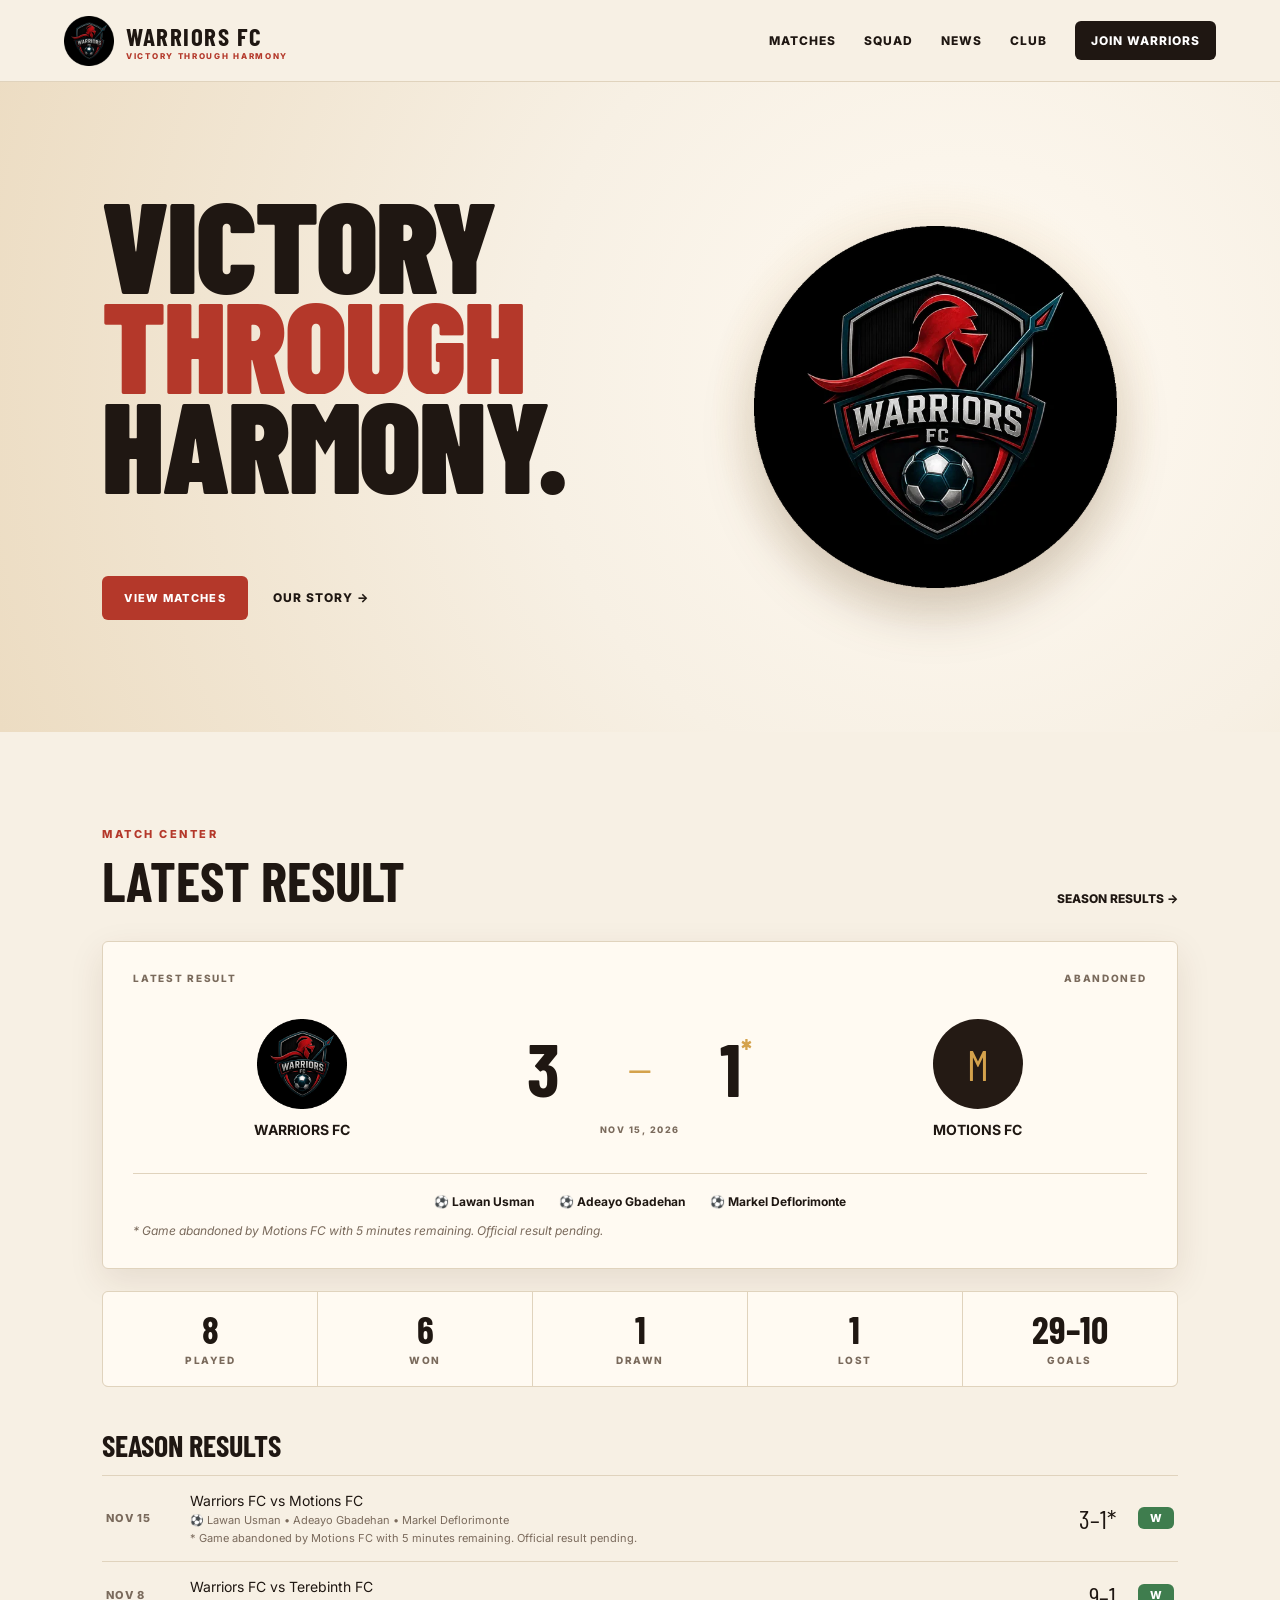
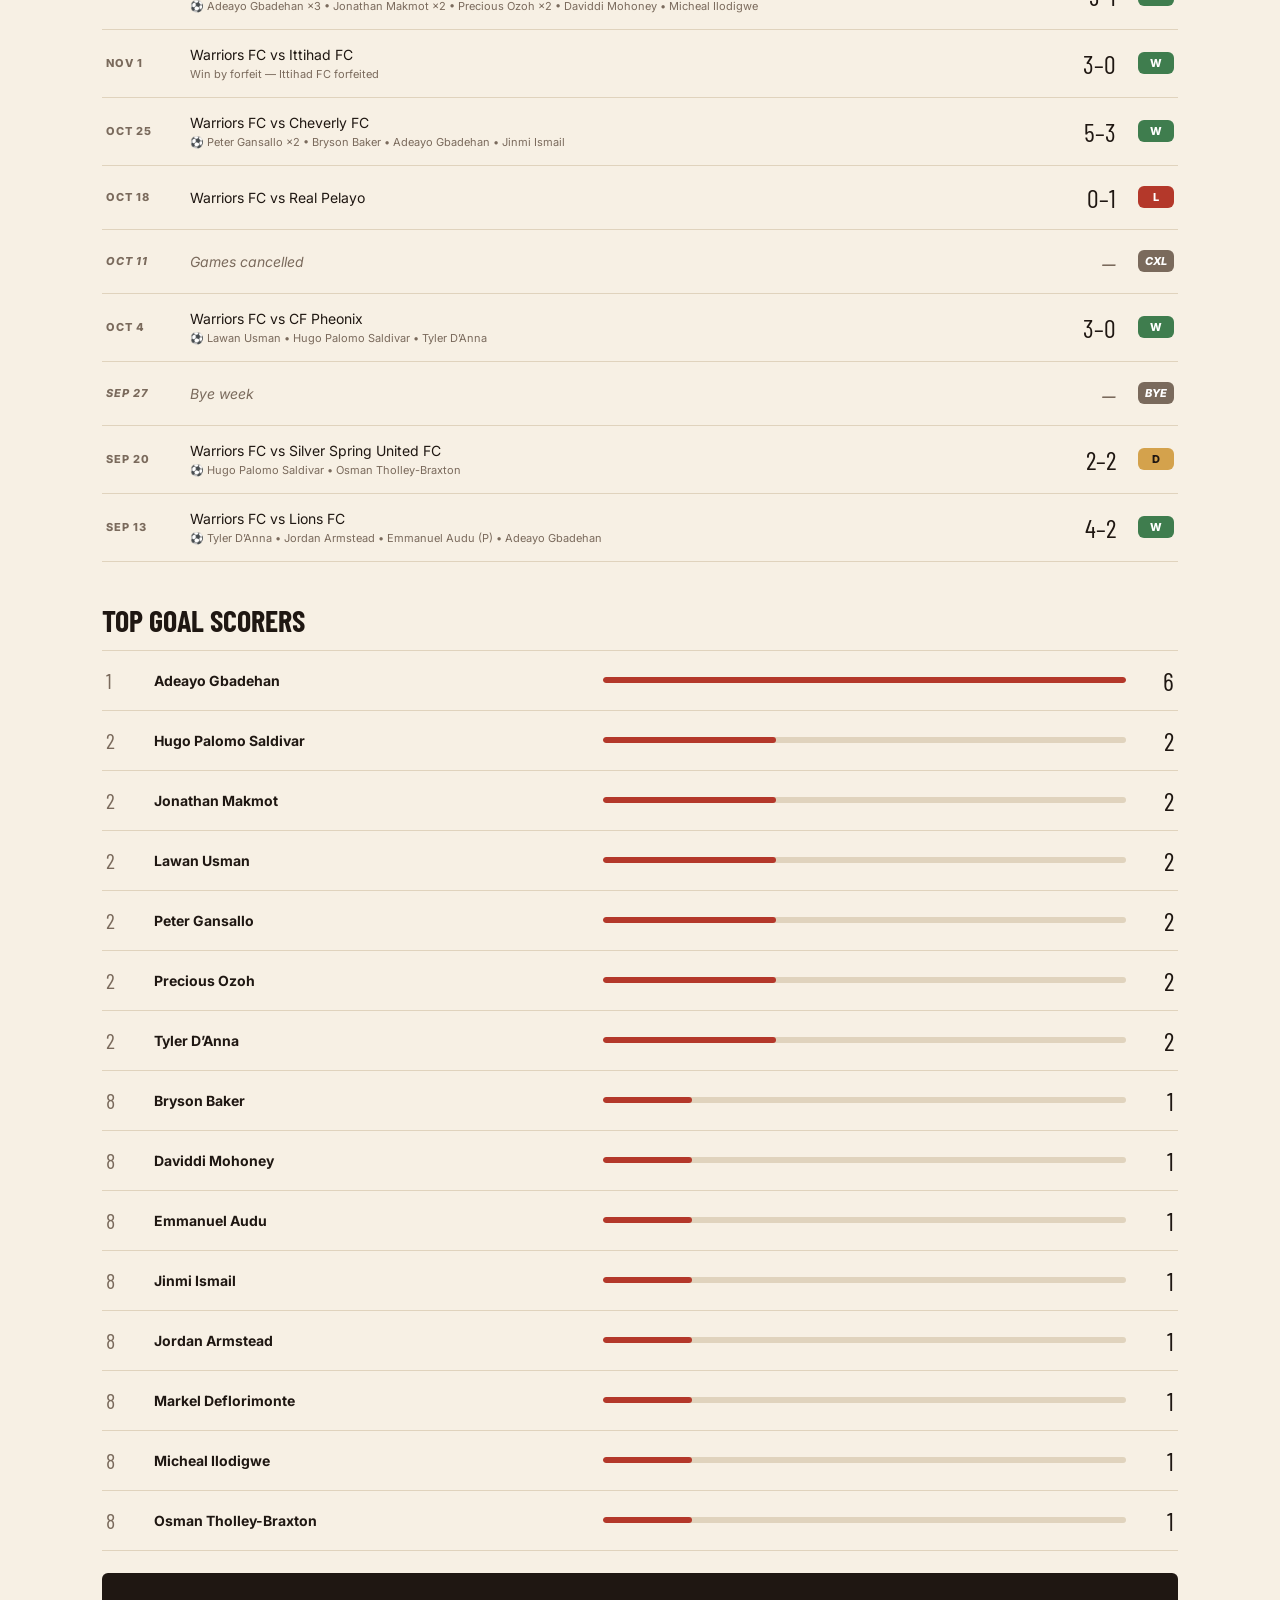
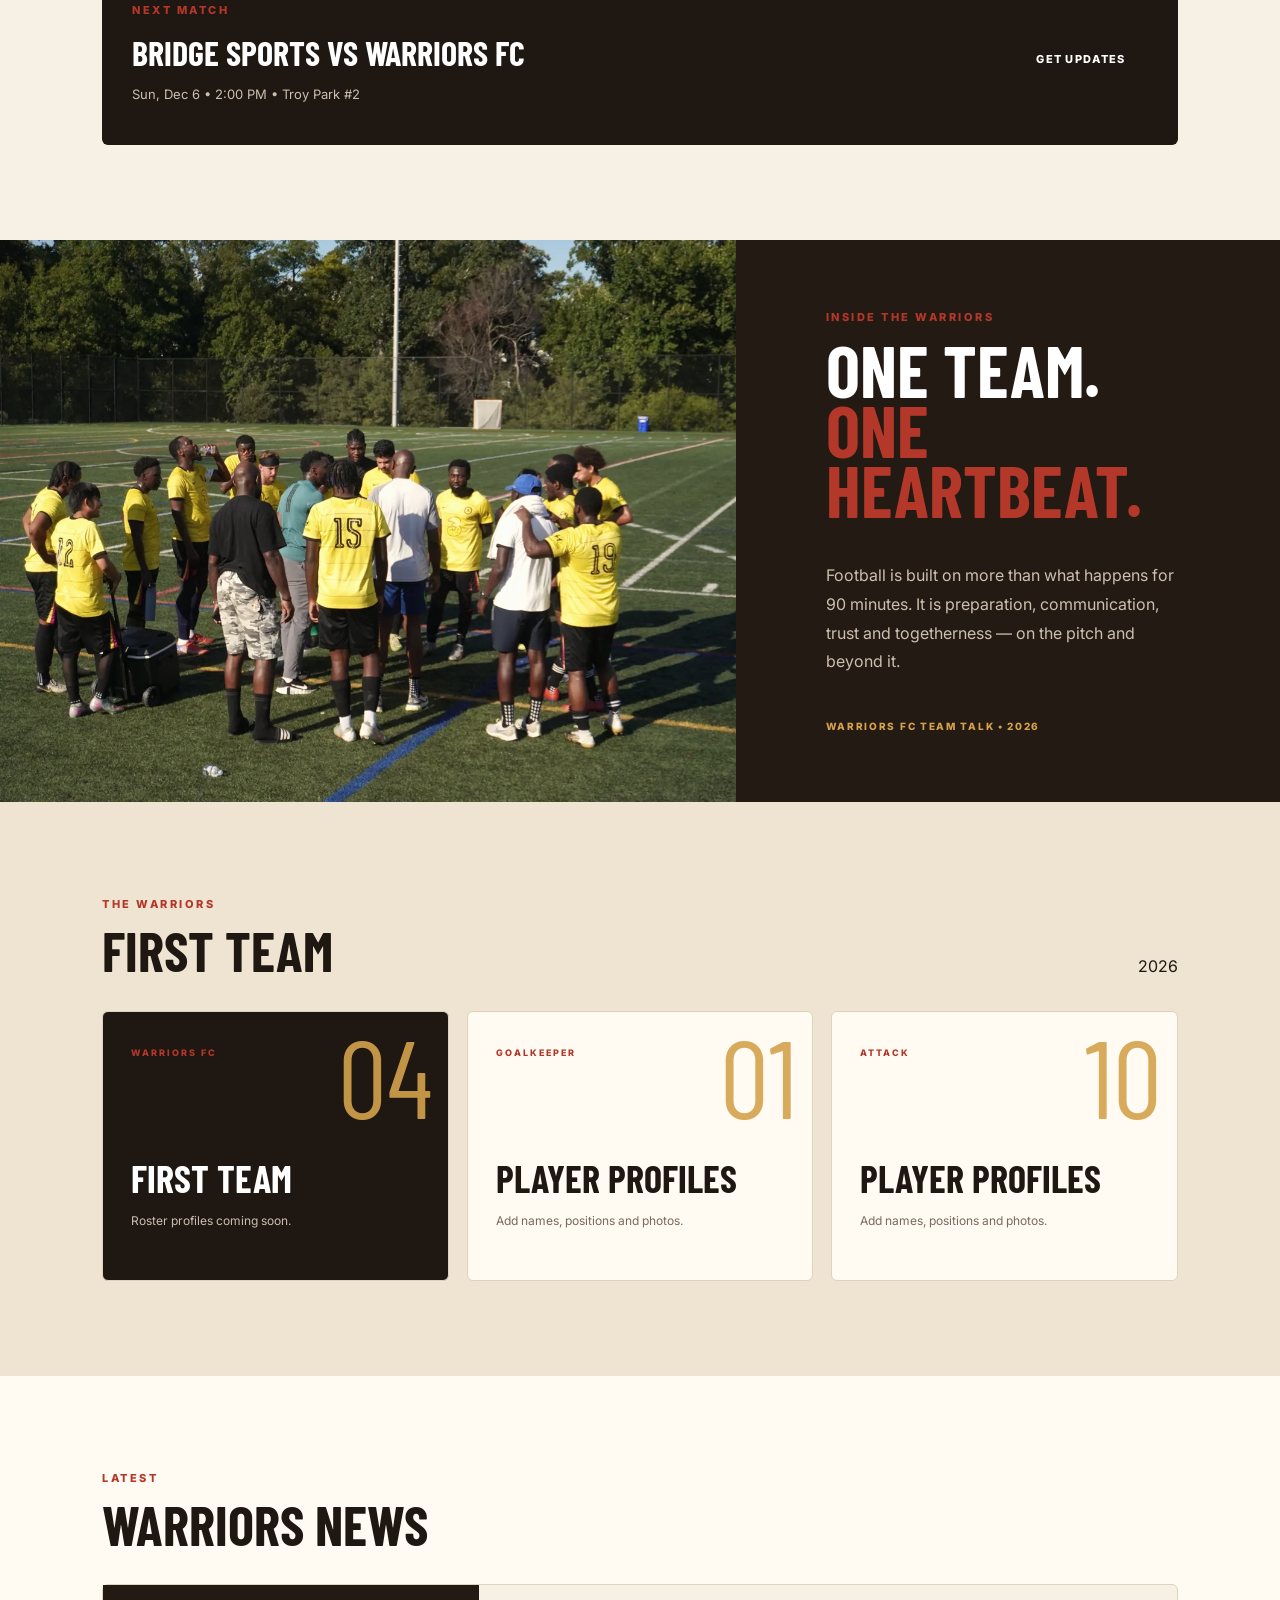
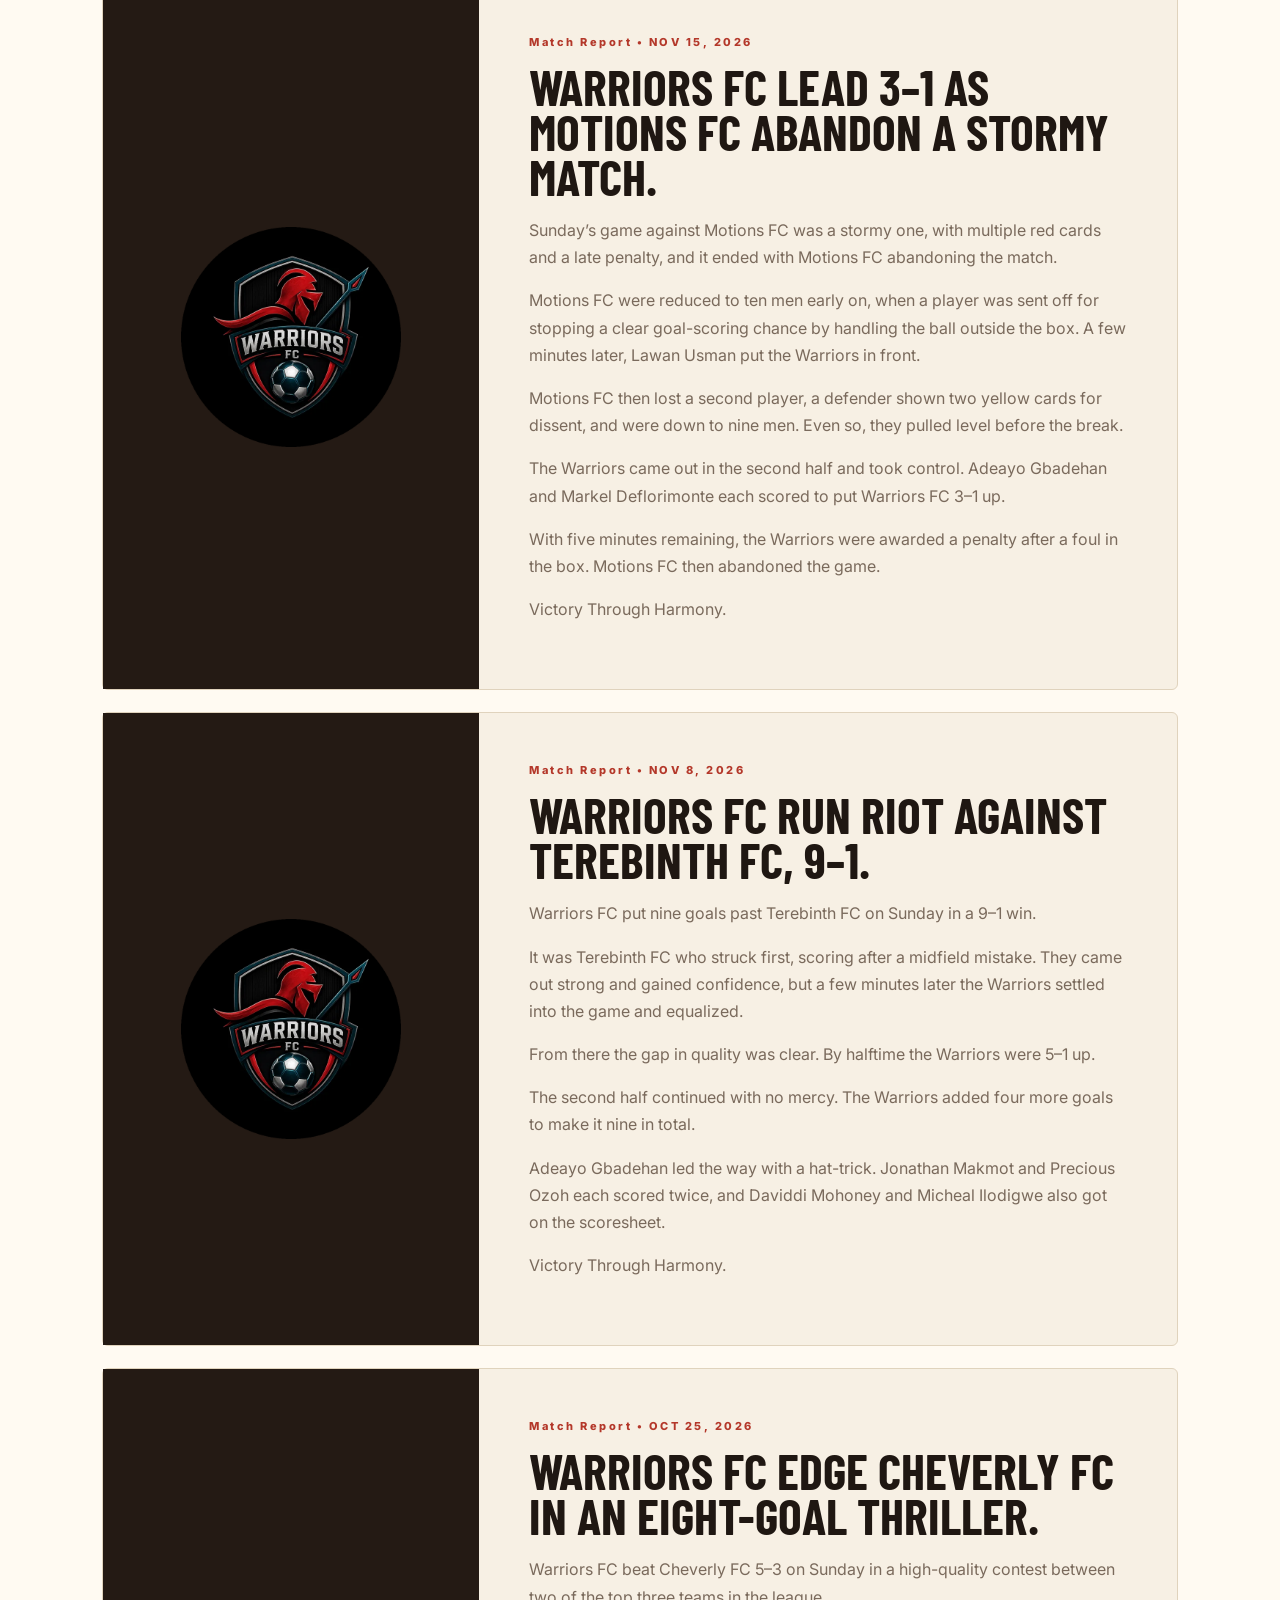
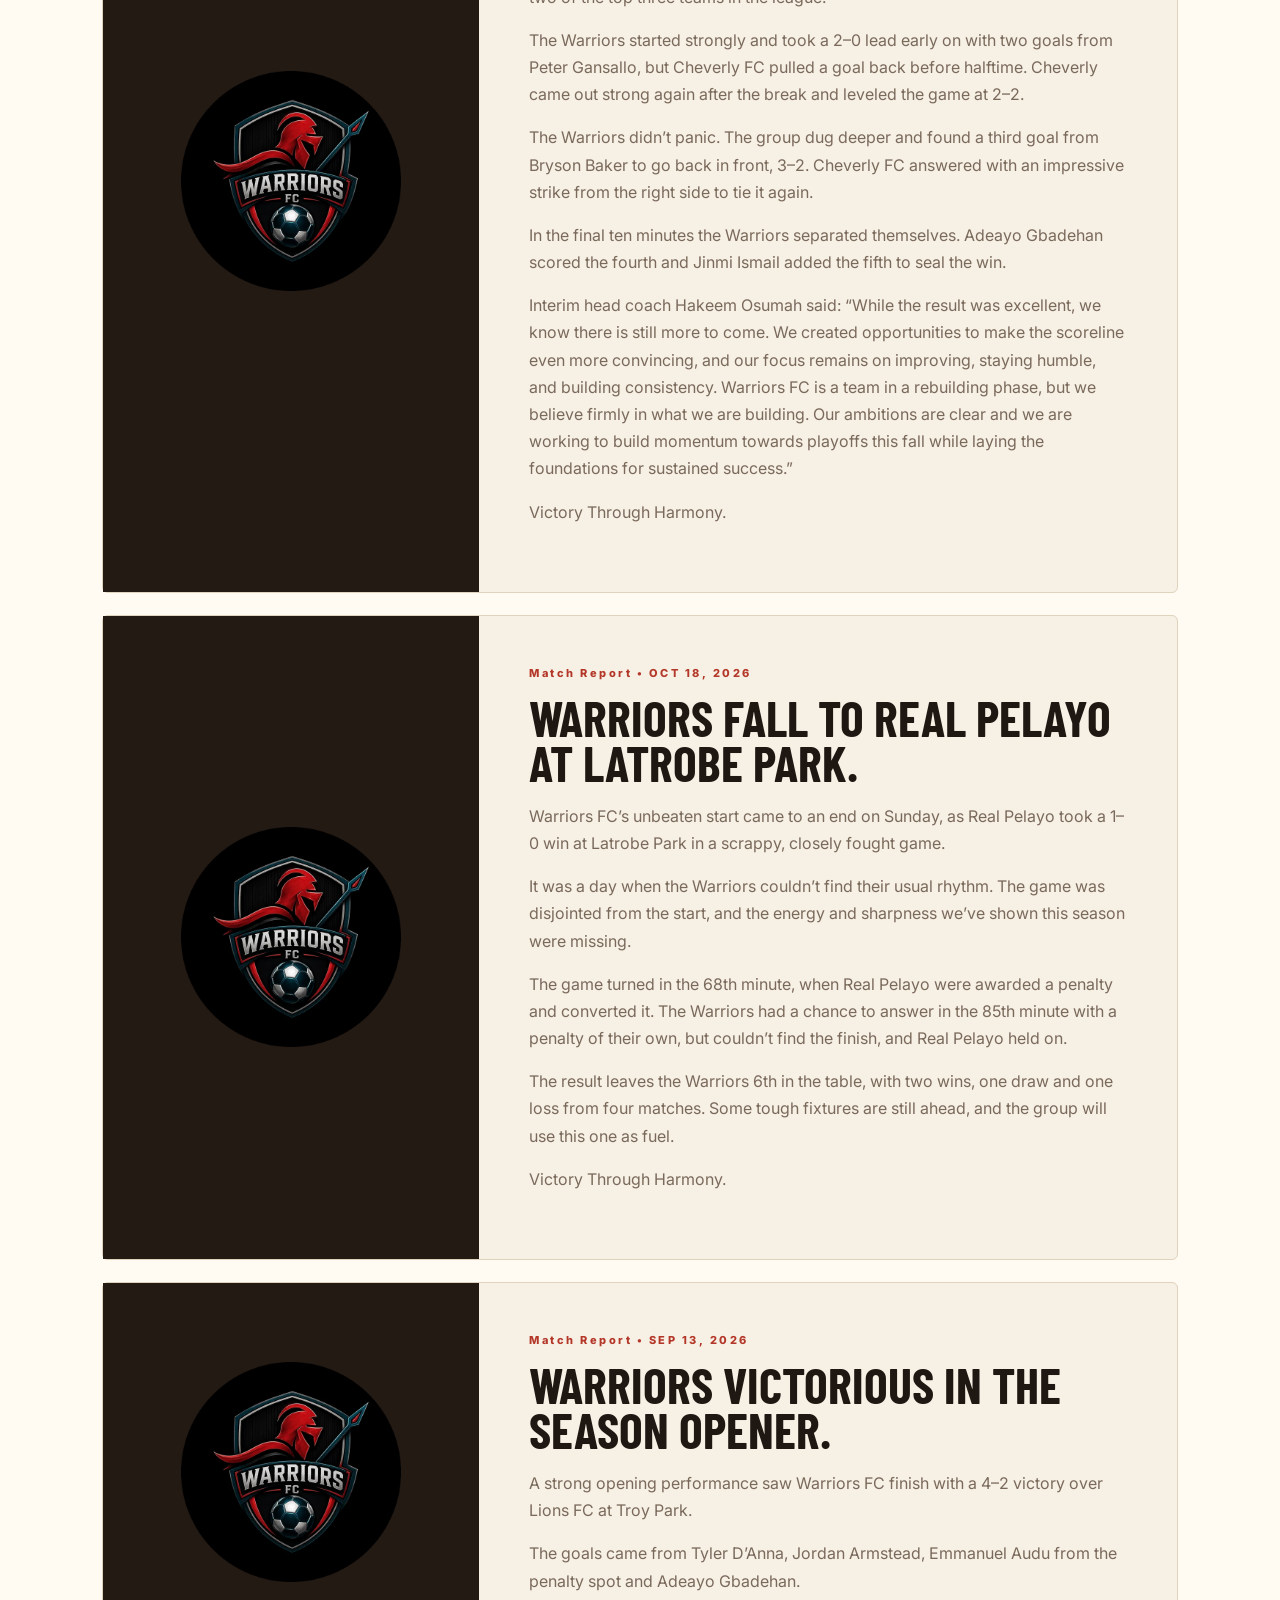
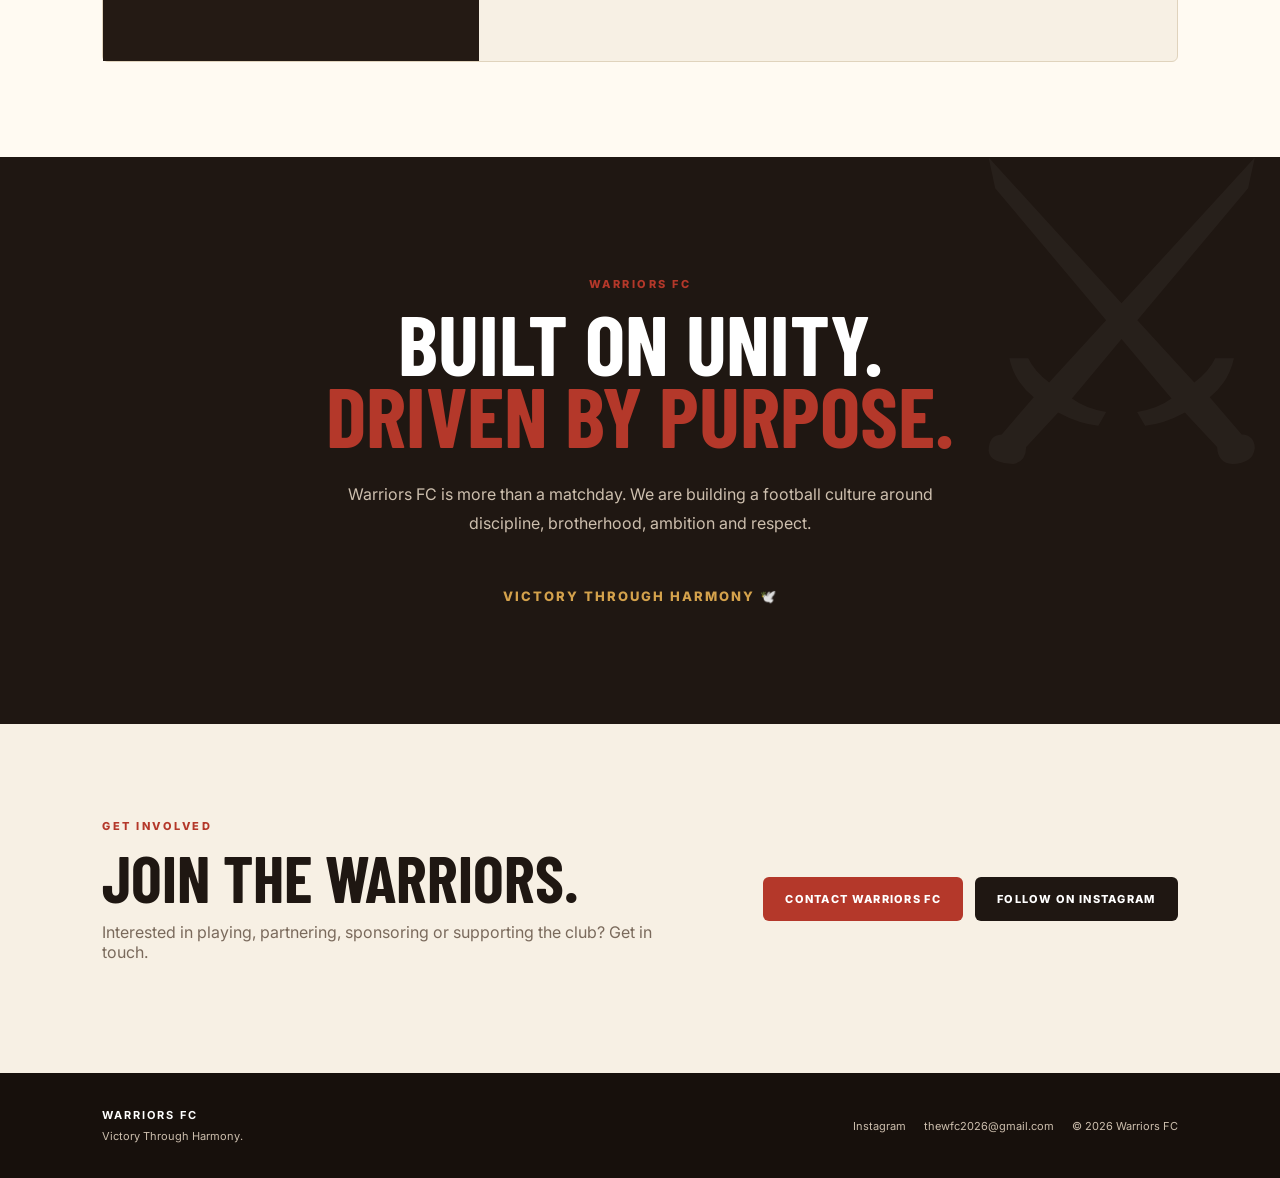
<file: index.html>
<!doctype html>
<html lang="en">
<head>
  <meta charset="utf-8">
  <meta name="viewport" content="width=device-width,initial-scale=1">
  <meta name="description" content="Warriors FC — Victory Through Harmony. Maryland Major Soccer League, 2026 season.">
  <title>Warriors FC | Victory Through Harmony</title>
  <link rel="icon" type="image/png" href="assets/favicon.png">
  <link rel="stylesheet" href="styles.css?v=20261026d">
</head>
<body>
<header class="site-header">
  <a class="brand" href="#home" aria-label="Warriors FC home">
    <img src="assets/warriors-logo.webp" alt="Warriors FC crest" width="50" height="50">
    <span><strong>WARRIORS FC</strong><small>VICTORY THROUGH HARMONY</small></span>
  </a>
  <button class="menu" aria-label="Open menu">☰</button>
  <nav>
    <a href="#matches">Matches</a><a href="#squad">Squad</a><a href="#news">News</a><a href="#club">Club</a><a class="nav-cta" href="#contact">Join Warriors</a>
  </nav>
</header>

<main>
<section id="home" class="hero">
  <div class="hero-copy">
    <h1><span class="hw hw1">VICTORY</span> <em class="hw hw2">THROUGH</em> <span class="hw hw3">HARMONY.</span></h1>
    <div class="actions"><a class="button" href="#matches">View Matches</a><a class="text-link" href="#club">Our Story →</a></div>
  </div>
  <div class="hero-mark"><img src="assets/warriors-logo.webp" alt="Warriors FC" width="370" height="370" fetchpriority="high"></div>
</section>

<section id="matches" class="section">
  <div class="section-head"><div><p class="eyebrow">MATCH CENTER</p><h2>Latest Result</h2></div><a href="#results">Season results →</a></div>
  <div id="results"></div>
  <div class="next-match"><div id="next-match-info"><p class="eyebrow">NEXT MATCH</p><h3>Mavericks FC vs Warriors FC</h3><p>Sun, Nov 22 • 8:30 PM • Latrobe Park</p></div><a class="button dark" href="#contact">Get Updates</a></div>
</section>

<section class="team-feature">
  <div class="team-feature-image">
    <img src="assets/team-talk.webp" width="1400" height="933" loading="lazy" decoding="async" alt="Warriors FC players gathered for a team talk on the pitch">
  </div>
  <div class="team-feature-copy">
    <p class="eyebrow">INSIDE THE WARRIORS</p>
    <h2>One team.<br><em>One heartbeat.</em></h2>
    <p>Football is built on more than what happens for 90 minutes. It is preparation, communication, trust and togetherness — on the pitch and beyond it.</p>
    <span class="feature-caption">Warriors FC team talk • 2026</span>
  </div>
</section>

<section id="squad" class="section light">
  <div class="section-head"><div><p class="eyebrow">THE WARRIORS</p><h2>First Team</h2></div><span class="muted">2026</span></div>
  <div class="squad-grid">
    <div class="player-card featured"><span class="number">04</span><div><small>WARRIORS FC</small><h3>First Team</h3><p>Roster profiles coming soon.</p></div></div>
    <div class="player-card"><span class="number">01</span><div><small>GOALKEEPER</small><h3>Player Profiles</h3><p>Add names, positions and photos.</p></div></div>
    <div class="player-card"><span class="number">10</span><div><small>ATTACK</small><h3>Player Profiles</h3><p>Add names, positions and photos.</p></div></div>
  </div>
</section>

<section id="news" class="section news-section">
  <div class="section-head"><div><p class="eyebrow">LATEST</p><h2>Warriors News</h2></div></div>
  <div id="news-list"></div>
</section>

<section id="club" class="manifesto">
  <p class="eyebrow">WARRIORS FC</p><h2>Built on unity.<br><em>Driven by purpose.</em></h2>
  <p>Warriors FC is more than a matchday. We are building a football culture around discipline, brotherhood, ambition and respect.</p>
  <div class="motto">VICTORY THROUGH HARMONY <span>🕊️</span></div>
</section>

<section id="contact" class="section contact">
  <div><p class="eyebrow">GET INVOLVED</p><h2>Join the Warriors.</h2><p>Interested in playing, partnering, sponsoring or supporting the club? Get in touch.</p></div>
  <div class="contact-actions"><a class="button" href="mailto:thewfc2026@gmail.com?subject=Joining Warriors FC">Contact Warriors FC</a><a class="button dark" href="https://www.instagram.com/d_warriorsfc" target="_blank" rel="noopener">Follow on Instagram</a></div>
</section>
</main>

<footer><div><strong>WARRIORS FC</strong><p>Victory Through Harmony.</p></div><div class="footer-links"><a href="https://www.instagram.com/d_warriorsfc" target="_blank" rel="noopener">Instagram</a><a href="mailto:thewfc2026@gmail.com">thewfc2026@gmail.com</a><span>© 2026 Warriors FC</span></div></footer>
<script>
/* Load data and script with a cache-buster so new results and news always show up */
['data/results.js','data/fixtures.js','data/news.js','script.js'].forEach(function(f){document.write('<script src="'+f+'?v='+Date.now()+'"><\/script>')});
</script>
</body></html>
</file>
<file: styles.css>
@import url('https://fonts.googleapis.com/css2?family=Barlow+Condensed:wght@500;600;700;800;900&family=Inter:wght@400;500;600;700;800&display=swap');
:root{--ink:#1f1712;--paper:#f7f0e4;--alt:#efe4d2;--card:#fffaf2;--dark:#241a14;--deep:#17100c;--white:#fffaf2;--red:#b4382a;--gold:#d4a24c;--line:#e0d3bd;--muted:#7a6a5c;--soft:#cdbfae;--radius:6px;--shadow:rgba(74,44,20,.10)}
*{box-sizing:border-box}
img{height:auto}
html{scroll-behavior:smooth}
body{margin:0;background:var(--paper);color:var(--ink);font-family:Inter,system-ui,sans-serif}
a{color:inherit;text-decoration:none}
.site-header{height:82px;display:flex;align-items:center;justify-content:space-between;padding:0 5vw;border-bottom:1px solid var(--line);background:rgba(247,240,228,.92);backdrop-filter:blur(12px);position:sticky;top:0;z-index:10}
.brand{display:flex;align-items:center;gap:12px}
.brand img{width:50px;height:50px;object-fit:contain}
.brand strong,.brand small{display:block}
.brand strong{font-family:'Barlow Condensed';font-size:25px;letter-spacing:1.5px}
.brand small{font-size:8px;letter-spacing:1.7px;color:var(--red);font-weight:800}
.site-header nav{display:flex;gap:28px;align-items:center;text-transform:uppercase;font-size:12px;font-weight:800;letter-spacing:1px}
.nav-cta{background:var(--ink);color:white;padding:12px 16px}
.menu{display:none;background:none;border:0;font-size:24px}
.hero{min-height:650px;display:grid;grid-template-columns:1.1fr .9fr;align-items:center;padding:70px 8vw;overflow:hidden;background:radial-gradient(circle at 75% 45%,#fffaf2 0,#f7f0e4 42%,#ecdcc2 100%)}
.eyebrow{font-size:11px;letter-spacing:2.5px;font-weight:800;color:var(--red);margin:0 0 15px}
.hero h1{font-family:'Barlow Condensed';font-size:clamp(70px,10vw,150px);line-height:.78;margin:0;letter-spacing:-2px;font-weight:900}
.hero h1 em,.manifesto em{font-style:normal;color:var(--red)}
.lede{font-size:18px;color:var(--muted);margin:30px 0}
.actions{display:flex;align-items:center;gap:25px}
.hero .actions{margin-top:82px}
.button{display:inline-block;background:var(--red);color:white;padding:15px 22px;text-transform:uppercase;font-size:11px;font-weight:800;letter-spacing:1.3px}
.button.dark{background:var(--ink)}
.text-link{font-size:12px;font-weight:800;text-transform:uppercase;letter-spacing:1px}
.hero-mark{height:470px;display:grid;place-items:center;position:relative}
.hero-mark img{width:min(370px,75%);position:relative;z-index:2;filter:drop-shadow(0 25px 25px rgba(74,44,20,.22))}
.section{padding:95px 8vw}
.team-feature{display:grid;grid-template-columns:1.15fr .85fr;background:var(--dark);color:#fff;min-height:500px}
.team-feature-image{min-height:500px;overflow:hidden}
.team-feature-image img{width:100%;height:100%;display:block;object-fit:cover;object-position:center 52%;filter:sepia(.18) saturate(1.05) contrast(.98)}
.team-feature-copy{padding:70px 7vw;display:flex;flex-direction:column;justify-content:center}
.team-feature-copy h2{font-family:'Barlow Condensed';font-size:72px;line-height:.84;text-transform:uppercase;margin:0 0 25px}
.team-feature-copy h2 em{font-style:normal;color:var(--red)}
.team-feature-copy>p:not(.eyebrow){color:var(--soft);line-height:1.8;max-width:520px}
.feature-caption{margin-top:28px;color:var(--gold);font:800 10px Inter;letter-spacing:1.7px;text-transform:uppercase}
.section.light{background:var(--alt)}
.section-head{display:flex;justify-content:space-between;align-items:end;margin-bottom:35px}
.section-head h2,.section h2{font-family:'Barlow Condensed';font-size:55px;line-height:.9;text-transform:uppercase;margin:0}
.section-head>a{font-size:12px;font-weight:800;text-transform:uppercase}
.result-card{background:var(--card);border:1px solid var(--line);padding:30px;box-shadow:0 12px 35px var(--shadow)}
.result-meta{display:flex;justify-content:space-between;font-size:10px;font-weight:800;letter-spacing:1.7px;color:var(--muted)}
.scoreline{display:grid;grid-template-columns:1fr 1fr 1fr;align-items:center;text-align:center;padding:35px 0}
.team{display:grid;justify-items:center;gap:12px;text-transform:uppercase;font-size:14px}
.team img,.crest-placeholder{width:90px;height:90px;object-fit:contain}
.crest-placeholder{display:grid;place-items:center;border-radius:50%;background:var(--dark);color:var(--gold);font-family:'Barlow Condensed';font-size:42px}
.score{display:grid;grid-template-columns:1fr auto 1fr;gap:12px;align-items:center;font-family:'Barlow Condensed'}
.score b{font-size:75px}
.score span{font-size:40px;color:var(--gold)}
.score small{grid-column:1/-1;font:800 9px Inter;letter-spacing:1.5px;color:var(--muted)}
.scorers{border-top:1px solid var(--line);padding-top:20px;display:flex;justify-content:center;gap:25px;flex-wrap:wrap;font-size:12px;font-weight:700}
.next-match{margin-top:22px;background:var(--ink);color:white;padding:30px;display:flex;justify-content:space-between;align-items:center}
.next-match h3{font-family:'Barlow Condensed';font-size:34px;text-transform:uppercase;margin:0}
.next-match p:not(.eyebrow){color:var(--soft);font-size:13px}
.squad-grid{display:grid;grid-template-columns:repeat(3,1fr);gap:18px}
.player-card{min-height:270px;background:var(--card);padding:28px;position:relative;overflow:hidden;border:1px solid var(--line)}
.player-card.featured{background:var(--ink);color:#fff}
.number{font-family:'Barlow Condensed';font-size:110px;line-height:.7;color:var(--gold);opacity:.9;position:absolute;right:15px;top:25px}
.player-card small{font-size:9px;letter-spacing:2px;font-weight:800;color:var(--red)}
.player-card h3{font-family:'Barlow Condensed';font-size:38px;text-transform:uppercase;margin:95px 0 8px}
.player-card p{font-size:12px;color:var(--muted)}
.featured p{color:var(--soft)}
.news-section{background:var(--card)}
.news-card{display:grid;grid-template-columns:35% 1fr;background:var(--paper);border:1px solid var(--line)}
.news-image{min-height:300px;display:grid;place-items:center;background:var(--dark)}
.news-image img{width:220px;object-fit:contain}
.news-card>div:last-child{padding:50px}
.news-card h3{font-family:'Barlow Condensed';font-size:50px;text-transform:uppercase;line-height:.9;margin:10px 0 18px}
.news-card p:not(.eyebrow){color:var(--muted);line-height:1.7;max-width:650px}
.news-card a{display:inline-block;margin-top:12px;color:var(--red);font-size:12px;font-weight:800;text-transform:uppercase}
.manifesto{padding:120px 8vw;background:var(--ink);color:#fff;text-align:center;position:relative;overflow:hidden}
.manifesto:before{content:'⚔';position:absolute;font-size:420px;opacity:.035;right:-30px;top:-100px}
.manifesto h2{font-family:'Barlow Condensed';font-size:85px;line-height:.85;text-transform:uppercase;margin:10px 0 30px}
.manifesto>p:not(.eyebrow){max-width:650px;margin:0 auto;color:var(--soft);line-height:1.8}
.motto{margin-top:50px;font:800 13px Inter;letter-spacing:2px;color:var(--gold)}
.contact{display:flex;justify-content:space-between;align-items:center;gap:40px}
.contact h2{font-size:65px}
.contact p:not(.eyebrow){max-width:550px;color:var(--muted)}
footer{padding:35px 8vw;background:var(--deep);color:var(--soft);display:flex;justify-content:space-between;font-size:11px}
footer strong{color:#fff;letter-spacing:2px}
footer p{margin:7px 0 0}
@media(max-width:800px){.team-feature{grid-template-columns:1fr}
.team-feature-image{min-height:300px;height:300px}
.team-feature-copy{padding:55px 7vw}
.team-feature-copy h2{font-size:58px}
}
@media(max-width:800px){.site-header{height:70px;padding:0 5vw}
.site-header nav{display:none}
.menu{display:block}
.hero{grid-template-columns:1fr;min-height:auto;padding:65px 7vw}
.hero-mark{height:300px;order:-1}
.hero-mark img{width:210px}
.section{padding:70px 7vw}
.section-head h2{font-size:45px}
.scoreline{grid-template-columns:1fr 1fr;gap:20px}
.score{grid-column:1/-1;grid-row:1}
.team:first-child{grid-column:1;grid-row:2}
.team:last-child{grid-column:2;grid-row:2}
.score b{font-size:62px}
.scorers{justify-content:flex-start}
.next-match,.contact{align-items:flex-start;flex-direction:column}
.squad-grid{grid-template-columns:1fr}
.news-card{grid-template-columns:1fr}
.news-image{min-height:220px}
.news-card>div:last-child{padding:30px}
.news-card h3{font-size:42px}
.manifesto{padding:90px 7vw}
.manifesto h2{font-size:62px}
footer{padding:30px 7vw;gap:20px;flex-direction:column}
}

/* warm polish */
.button,.nav-cta,.next-match,.result-card,.player-card,.news-card{border-radius:var(--radius)}
.button,.nav-cta{transition:transform .15s,background .15s,box-shadow .15s}
.button:hover,.nav-cta:hover{transform:translateY(-2px);box-shadow:0 8px 18px var(--shadow)}
.button:hover{background:#9c2f22}.button.dark:hover,.nav-cta:hover{background:var(--red)}
.player-card,.news-card{transition:transform .2s,box-shadow .2s}
.player-card:hover{transform:translateY(-3px);box-shadow:0 14px 30px var(--shadow)}
.text-link:hover,.section-head>a:hover,.news-card a:hover{color:var(--red)}

/* contact + footer links */
.contact-actions{display:flex;gap:12px;flex-wrap:wrap}
.footer-links{display:flex;gap:18px;flex-wrap:wrap;align-items:center}
.footer-links a:hover{color:var(--gold)}

/* season results */
.record{display:grid;grid-template-columns:repeat(5,1fr);gap:1px;margin-top:22px;background:var(--line);border:1px solid var(--line);border-radius:var(--radius);overflow:hidden}
.record div{background:var(--card);padding:18px 10px;text-align:center}
.record b{display:block;font-family:'Barlow Condensed';font-size:38px;line-height:1}
.record span{font-size:10px;font-weight:800;letter-spacing:1.5px;text-transform:uppercase;color:var(--muted)}
.results-title{font-family:'Barlow Condensed';font-size:30px;text-transform:uppercase;margin:40px 0 12px}
.results-list{list-style:none;margin:0;padding:0;border-top:1px solid var(--line)}
.res{display:grid;grid-template-columns:70px 1fr auto 44px;gap:14px;align-items:center;padding:16px 4px;border-bottom:1px solid var(--line);font-size:14px}
.res-date{font-size:11px;font-weight:800;letter-spacing:1px;text-transform:uppercase;color:var(--muted)}
.res-score{font-family:'Barlow Condensed';font-size:26px}
.res-tag{justify-self:end;font-size:11px;font-weight:800;color:#fff;background:var(--muted);border-radius:var(--radius);padding:4px 0;width:36px;text-align:center}
.res-W .res-tag{background:#3f7d4e}.res-L .res-tag{background:var(--red)}.res-D .res-tag{background:var(--gold);color:var(--ink)}
.res-off{color:var(--muted);font-style:italic}
@media(max-width:800px){.record b{font-size:30px}.res{grid-template-columns:56px 1fr auto 40px;gap:10px;font-size:13px}}

/* news list spacing */
#news-list{display:grid;gap:22px}
.res-vs small{display:block;margin-top:4px;font-size:11px;color:var(--muted)}

/* Hero animation */
.hero h1 .hw{display:block}
.hero h1 em.hw{width:fit-content}
.hero-mark::before{content:"";position:absolute;width:min(470px,95%);aspect-ratio:1;border-radius:50%;background:radial-gradient(circle,rgba(180,56,42,.22) 0,rgba(212,162,76,.12) 40%,transparent 70%);z-index:1;pointer-events:none}
@media (prefers-reduced-motion:no-preference){
.hero h1 .hw{animation:hw-rise .8s cubic-bezier(.2,.7,.2,1) both}
.hero h1 .hw1{animation-delay:.1s}
.hero h1 .hw2{animation:hw-rise .8s cubic-bezier(.2,.7,.2,1) .25s both,hw-sweep .7s ease-in-out .9s both;background:linear-gradient(90deg,var(--red) 0 50%,var(--ink) 50% 100%);background-size:200% 100%;-webkit-background-clip:text;background-clip:text;color:transparent}
.hero h1 .hw3{animation-delay:.4s}
.hero-mark{animation:crest-in 1s cubic-bezier(.2,.7,.2,1) .5s both}
.hero-mark::before{animation:glow-in 1.4s ease-out .7s both}
.hero-mark img{animation:crest-float 6s ease-in-out 1.6s infinite alternate}
.hero .actions{animation:hw-rise .7s cubic-bezier(.2,.7,.2,1) 1.1s both}
}
@keyframes hw-rise{from{opacity:0;transform:translateY(40px)}to{opacity:1;transform:none}}
@keyframes hw-sweep{from{background-position:100% 0}to{background-position:0 0}}
@keyframes crest-in{from{opacity:0;transform:scale(.85)}to{opacity:1;transform:none}}
@keyframes glow-in{from{opacity:0;transform:scale(.7)}to{opacity:1;transform:none}}
@keyframes crest-float{from{transform:translateY(0)}to{transform:translateY(-10px)}}
.score sup{font-size:.4em;vertical-align:top;position:relative;top:.35em;color:var(--gold)}
.result-note{margin:14px 0 0;font-size:12px;color:var(--muted);font-style:italic}

/* top goal scorers */
.scorer-list{list-style:none;margin:0;padding:0;border-top:1px solid var(--line)}
.scorer-list li{display:grid;grid-template-columns:34px minmax(120px,1fr) minmax(60px,1.2fr) 34px;gap:14px;align-items:center;padding:14px 4px;border-bottom:1px solid var(--line);font-size:14px}
.sc-rank{font-family:'Barlow Condensed';font-size:22px;color:var(--muted)}
.sc-name{font-weight:700}
.sc-bar{height:6px;background:var(--line);border-radius:3px;overflow:hidden}
.sc-bar i{display:block;height:100%;background:var(--red);border-radius:3px}
.sc-goals{font-family:'Barlow Condensed';font-size:26px;text-align:right}
@media(max-width:800px){.scorer-list li{grid-template-columns:28px 1fr 60px 30px;gap:10px;font-size:13px}}
</file>
